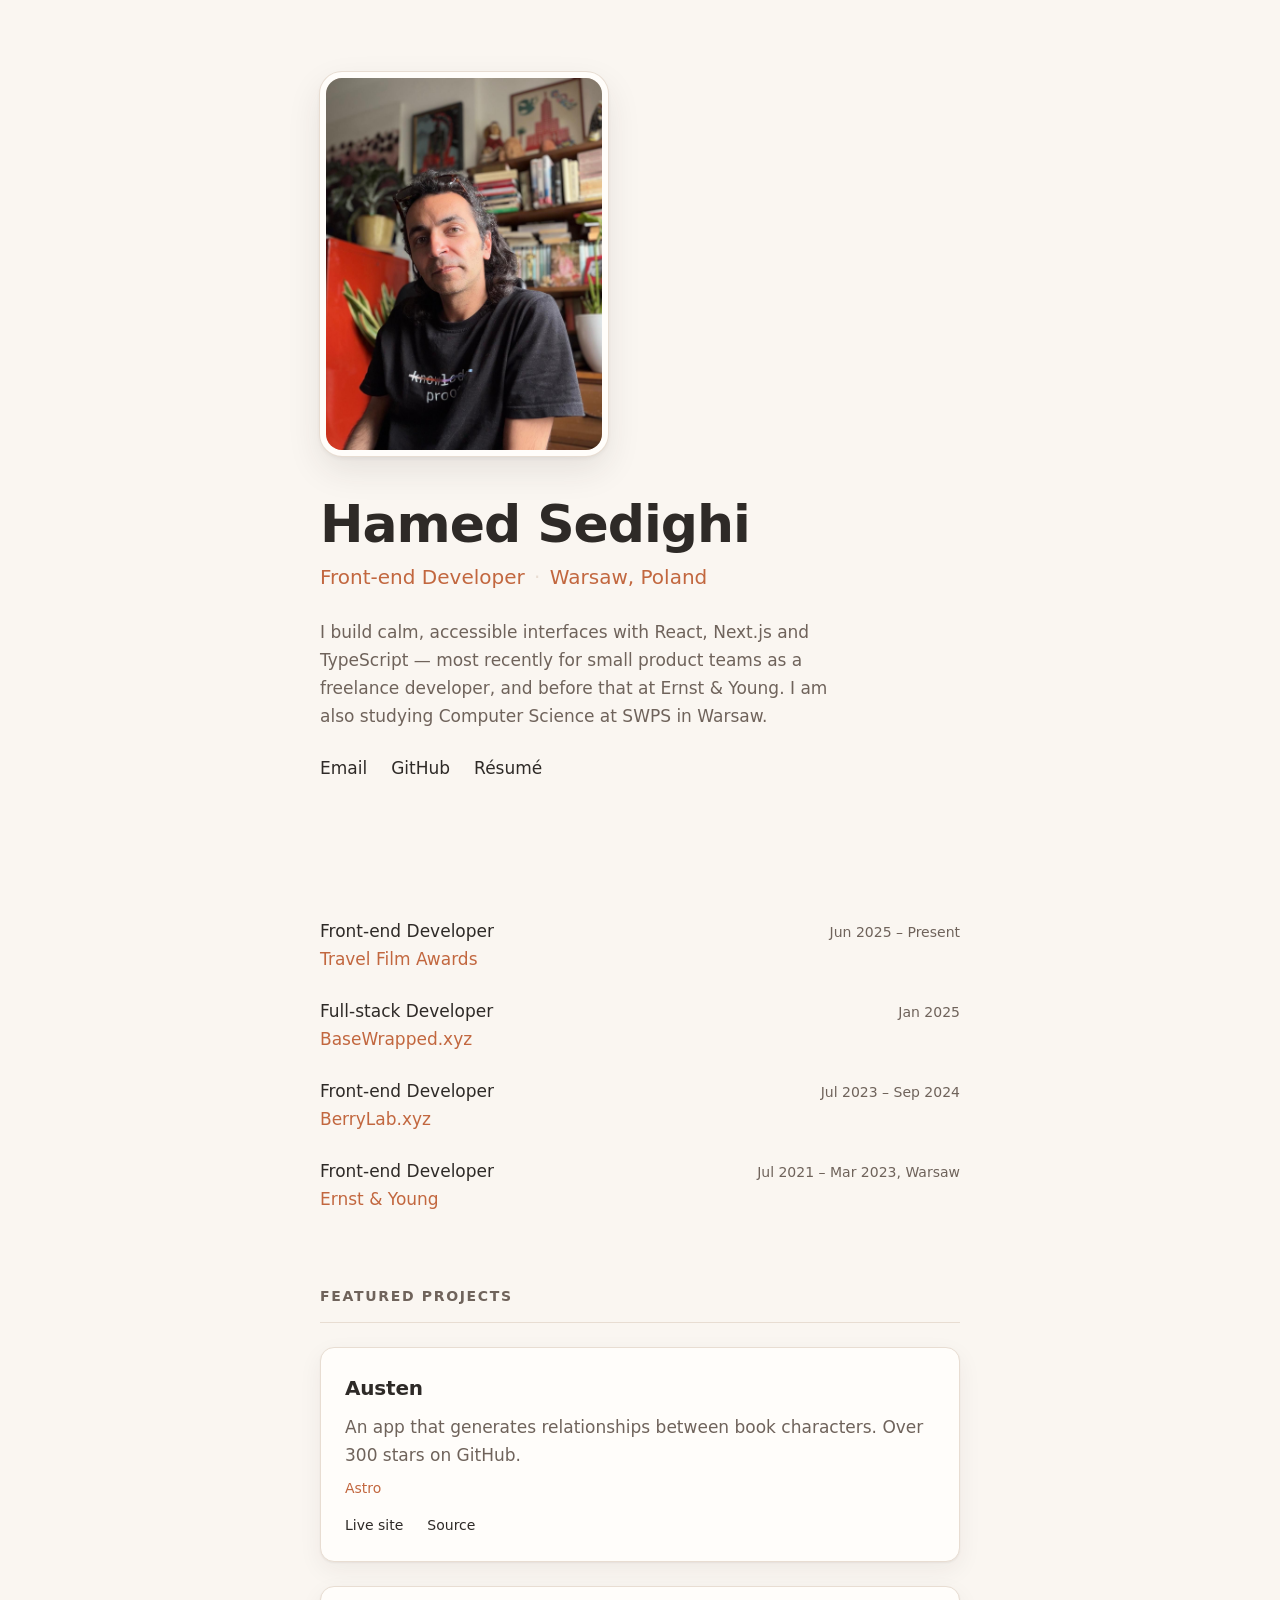
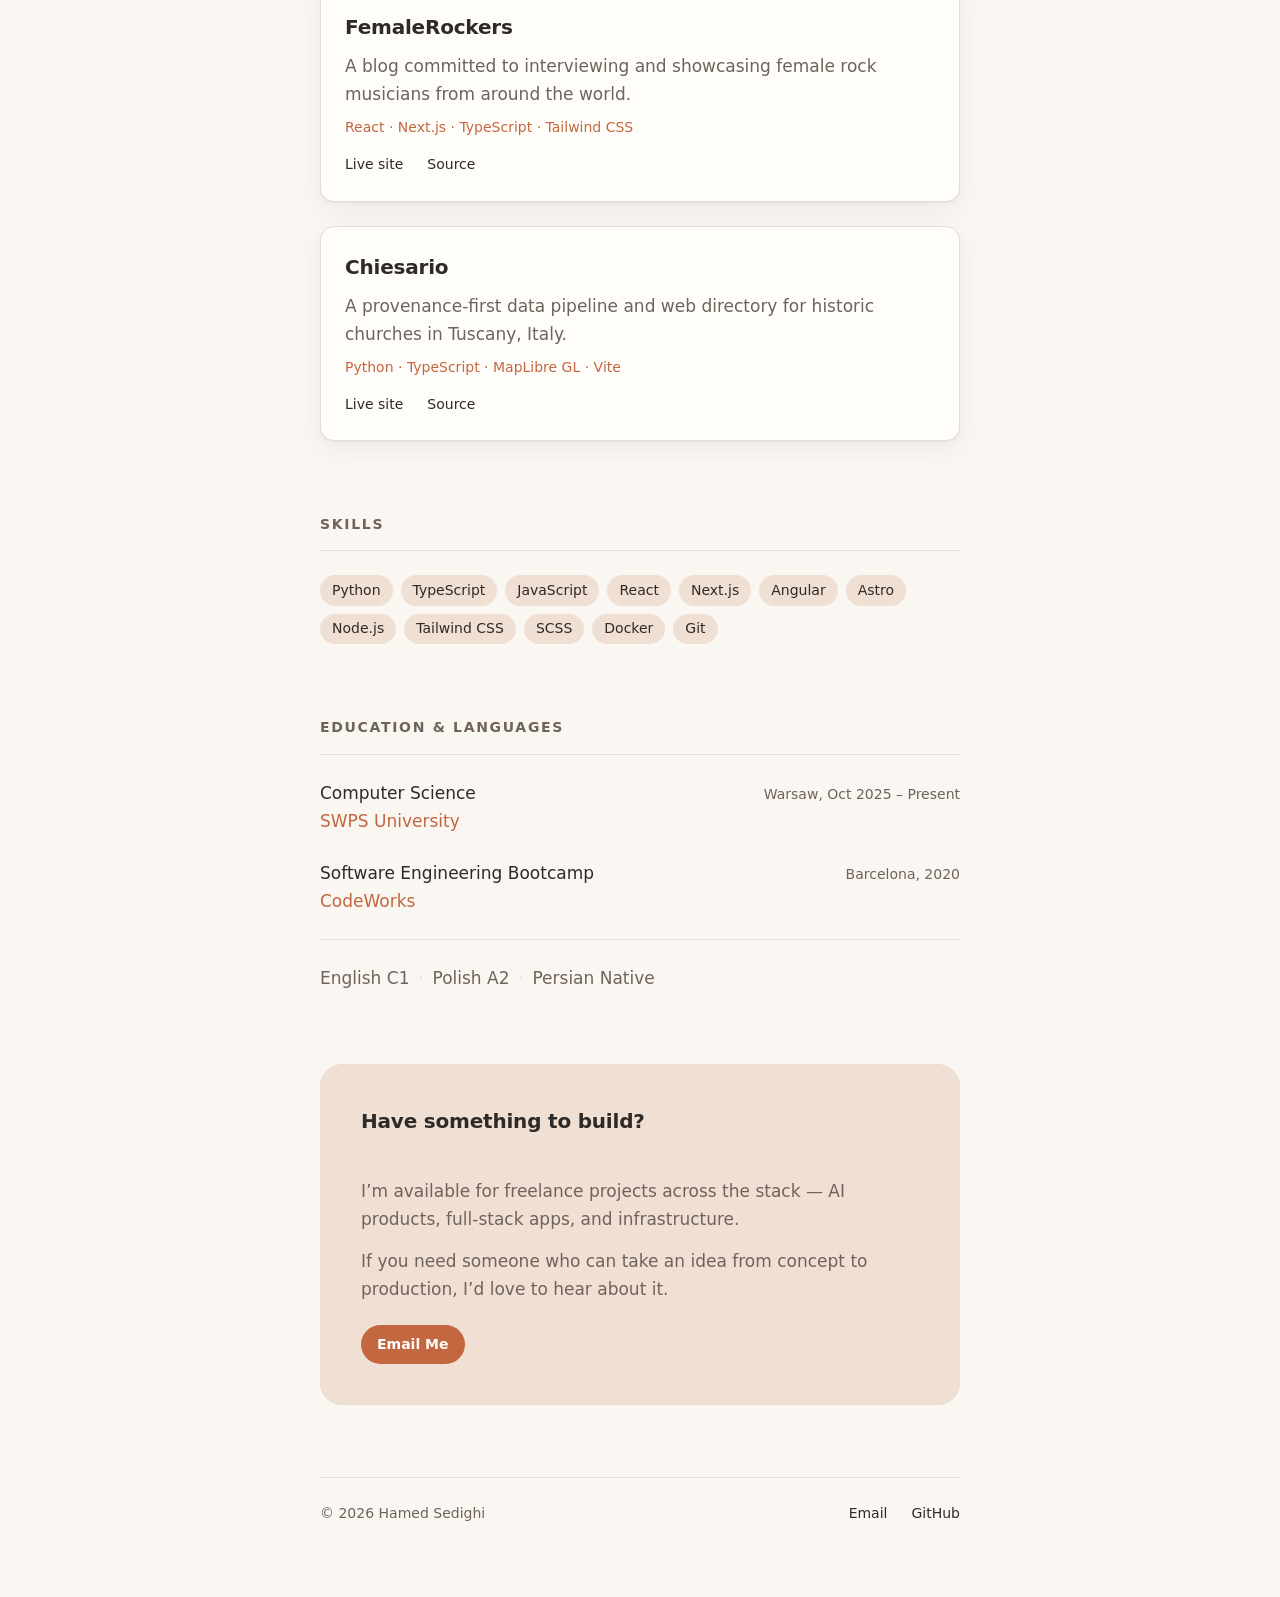
<file: index.html>
<!DOCTYPE html>
<html lang="en">
<head>
  <meta charset="utf-8">
  <meta name="viewport" content="width=device-width, initial-scale=1">

  <title>Hamed Sedighi — Front-end Developer</title>
  <meta name="description" content="Hamed Sedighi is a front-end developer in Warsaw, Poland, building interfaces with React, Next.js and TypeScript.">
  <link rel="canonical" href="https://herol3oy.github.io/">
  <meta name="author" content="Hamed Sedighi">

  <link rel="icon" href="/favicon.ico" sizes="32x32">
  <link rel="icon" href="assets/favicon.svg" type="image/svg+xml">
  <link rel="apple-touch-icon" href="assets/apple-touch-icon.png">
  <link rel="sitemap" type="application/xml" href="/sitemap.xml">

  <meta name="theme-color" content="#faf6f1" media="(prefers-color-scheme: light)">
  <meta name="theme-color" content="#1c1917" media="(prefers-color-scheme: dark)">

  <meta property="og:type" content="website">
  <meta property="og:url" content="https://herol3oy.github.io/">
  <meta property="og:title" content="Hamed Sedighi — Front-end Developer">
  <meta property="og:description" content="Front-end developer in Warsaw, Poland, building interfaces with React, Next.js and TypeScript.">
  <meta property="og:image" content="https://herol3oy.github.io/assets/hamed-sedighi.jpeg">
  <meta property="og:image:alt" content="Portrait of Hamed Sedighi">

  <meta name="twitter:card" content="summary">
  <meta name="twitter:title" content="Hamed Sedighi — Front-end Developer">
  <meta name="twitter:description" content="Front-end developer in Warsaw, Poland, building interfaces with React, Next.js and TypeScript.">
  <meta name="twitter:image" content="https://herol3oy.github.io/assets/hamed-sedighi.jpeg">

  <link rel="preload" as="image" href="assets/hamed-sedighi.jpeg">
  <link rel="stylesheet" href="assets/styles.css">
  <script>document.documentElement.classList.add('js');</script>
</head>
<body>
  <header class="hero wrap">
    <img class="portrait reveal" style="--i: 0" src="assets/hamed-sedighi.jpeg" width="1200" height="1599"
         alt="Portrait of Hamed Sedighi" decoding="async" fetchpriority="high">
    <h1 class="hero-name reveal" style="--i: 1">Hamed Sedighi</h1>
    <p class="hero-tagline reveal" style="--i: 2">Front-end Developer <span aria-hidden="true">·</span> Warsaw, Poland</p>
    <p class="hero-intro reveal" style="--i: 3">
      I build calm, accessible interfaces with React, Next.js and TypeScript — most recently
      for small product teams as a freelance developer, and before that at Ernst &amp; Young.
      I am also studying Computer Science at SWPS in Warsaw.
    </p>
    <nav class="links reveal" style="--i: 4" aria-label="Contact">
      <a href="mailto:hamedsedighi@gmail.com">Email</a>
      <a href="https://github.com/herol3oy" target="_blank" rel="noopener noreferrer">GitHub</a>
      <a href="https://flowcv.com/resume/n9i1otikei" target="_blank" rel="noopener noreferrer">Résumé</a>
    </nav>
  </header>

  <main>
    <section class="section wrap" id="experience" aria-labelledby="experience-title">
      <h2 class="section-title reveal" id="experience-title" data-reveal>Selected Experience</h2>
      <ul class="entries reveal" style="--i: 1" data-reveal>
        <li class="entry">
          <span class="entry-role">Front-end Developer <span class="entry-company">Travel Film Awards</span></span>
          <span class="entry-meta">Jun 2025 – Present</span>
        </li>
        <li class="entry">
          <span class="entry-role">Full-stack Developer <span class="entry-company">BaseWrapped.xyz</span></span>
          <span class="entry-meta">Jan 2025</span>
        </li>
        <li class="entry">
          <span class="entry-role">Front-end Developer <span class="entry-company">BerryLab.xyz</span></span>
          <span class="entry-meta">Jul 2023 – Sep 2024</span>
        </li>
        <li class="entry">
          <span class="entry-role">Front-end Developer <span class="entry-company">Ernst &amp; Young</span></span>
          <span class="entry-meta">Jul 2021 – Mar 2023, Warsaw</span>
        </li>
      </ul>
    </section>

    <section class="section wrap" id="projects" aria-labelledby="projects-title">
      <h2 class="section-title reveal" id="projects-title" data-reveal>Featured Projects</h2>
      <div class="project-grid">
        <article class="project-card reveal" style="--i: 1" data-reveal>
          <h3 class="project-name">Austen</h3>
          <p class="project-desc">
            An app that generates relationships between book characters. Over 300 stars on GitHub.
          </p>
          <p class="project-tech">Astro</p>
          <p class="links">
            <a href="https://herol3oy.github.io/austen/" target="_blank" rel="noopener noreferrer">Live site</a>
            <a href="https://github.com/herol3oy/austen" target="_blank" rel="noopener noreferrer">Source</a>
          </p>
        </article>
        <article class="project-card reveal" style="--i: 2" data-reveal>
          <h3 class="project-name">FemaleRockers</h3>
          <p class="project-desc">
            A blog committed to interviewing and showcasing female rock musicians from around the world.
          </p>
          <p class="project-tech">React · Next.js · TypeScript · Tailwind CSS</p>
          <p class="links">
            <a href="https://femalerockers.com" target="_blank" rel="noopener noreferrer">Live site</a>
            <a href="https://github.com/herol3oy/femalerockers" target="_blank" rel="noopener noreferrer">Source</a>
          </p>
        </article>
        <article class="project-card reveal" style="--i: 3" data-reveal>
          <h3 class="project-name">Chiesario</h3>
          <p class="project-desc">
            A provenance-first data pipeline and web directory for historic churches in Tuscany, Italy.
          </p>
          <p class="project-tech">Python · TypeScript · MapLibre GL · Vite</p>
          <p class="links">
            <a href="https://herol3oy.github.io/chiesario/" target="_blank" rel="noopener noreferrer">Live site</a>
            <a href="https://github.com/herol3oy/chiesario" target="_blank" rel="noopener noreferrer">Source</a>
          </p>
        </article>
      </div>
    </section>

    <section class="section wrap" id="skills" aria-labelledby="skills-title">
      <h2 class="section-title reveal" id="skills-title" data-reveal>Skills</h2>
      <ul class="skills reveal" style="--i: 1" data-reveal>
        <li>Python</li>
        <li>TypeScript</li>
        <li>JavaScript</li>
        <li>React</li>
        <li>Next.js</li>
        <li>Angular</li>
        <li>Astro</li>
        <li>Node.js</li>
        <li>Tailwind CSS</li>
        <li>SCSS</li>
        <li>Docker</li>
        <li>Git</li>
      </ul>
    </section>

    <section class="section wrap" id="background" aria-labelledby="background-title">
      <h2 class="section-title reveal" id="background-title" data-reveal>Education &amp; Languages</h2>
      <ul class="entries reveal" style="--i: 1" data-reveal>
        <li class="entry">
          <span class="entry-role">Computer Science <span class="entry-company">SWPS University</span></span>
          <span class="entry-meta">Warsaw, Oct 2025 – Present</span>
        </li>
        <li class="entry">
          <span class="entry-role">Software Engineering Bootcamp <span class="entry-company">CodeWorks</span></span>
          <span class="entry-meta">Barcelona, 2020</span>
        </li>
      </ul>
      <p class="languages reveal" style="--i: 2" data-reveal>English C1 <span aria-hidden="true">·</span> Polish A2 <span aria-hidden="true">·</span> Persian Native</p>
    </section>

    <section class="section wrap availability" aria-labelledby="availability-title">
      <h2 class="section-title reveal" id="availability-title" data-reveal>Have something to build?</h2>
      <div class="availability-content reveal" style="--i: 1" data-reveal>
        <p>I’m available for freelance projects across the stack — AI products, full-stack apps, and infrastructure.</p>
        <p>If you need someone who can take an idea from concept to production, I’d love to hear about it.</p>
        <p><a class="email-cta" href="mailto:hamedsedighi@gmail.com">Email Me</a></p>
      </div>
    </section>
  </main>

  <footer class="site-footer wrap reveal" data-reveal>
    <p class="copyright">© <span data-year>2026</span> Hamed Sedighi</p>
    <nav class="links" aria-label="Contact, footer">
      <a href="mailto:hamedsedighi@gmail.com">Email</a>
      <a href="https://github.com/herol3oy" target="_blank" rel="noopener noreferrer">GitHub</a>
    </nav>
  </footer>

  <script src="assets/main.js" defer></script>
</body>
</html>
</file>
<file: assets/styles.css>
:root {
  --bg: #faf6f1;
  --surface: #fffdfa;
  --text: #2e2a27;
  --text-muted: #6f635b;
  --accent: #c2673f;
  --accent-soft: #f0dfd3;
  --border: #e8ddd2;
  --ring: rgba(194, 103, 63, 0.35);

  --shadow: 0 1px 2px rgba(46, 42, 39, 0.06), 0 8px 24px rgba(46, 42, 39, 0.06);
  --shadow-lift: 0 2px 4px rgba(46, 42, 39, 0.07), 0 14px 34px rgba(46, 42, 39, 0.1);
  --radius: 14px;
  --radius-lg: 22px;

  --font: ui-sans-serif, system-ui, -apple-system, "Segoe UI", Roboto,
    "Helvetica Neue", Arial, "Noto Sans", sans-serif;

  --step--1: 0.875rem;
  --step-0: 1.0625rem;
  --step-1: 1.25rem;
  --step-2: clamp(1.5rem, 1.2rem + 1.2vw, 1.875rem);
  --step-3: clamp(2.25rem, 1.7rem + 2.4vw, 3.25rem);

  --space-1: 0.5rem;
  --space-2: 0.875rem;
  --space-3: 1.5rem;
  --space-4: 2.5rem;
  --space-5: 4.5rem;

  --ease: cubic-bezier(0.22, 0.61, 0.36, 1);
  --dur: 620ms;
  --step: 80ms;
}

@media (prefers-color-scheme: dark) {
  :root {
    --bg: #1c1917;
    --surface: #242019;
    --text: #f3ece4;
    --text-muted: #b3a89e;
    --accent: #e8a17d;
    --accent-soft: #3a2f27;
    --border: #332c26;
    --ring: rgba(232, 161, 125, 0.45);

    --shadow: 0 1px 2px rgba(0, 0, 0, 0.3), 0 8px 24px rgba(0, 0, 0, 0.28);
    --shadow-lift: 0 2px 4px rgba(0, 0, 0, 0.35), 0 14px 34px rgba(0, 0, 0, 0.4);
  }
}

*,
*::before,
*::after {
  box-sizing: border-box;
}

html {
  scroll-behavior: smooth;
  -webkit-text-size-adjust: 100%;
}

body,
h1,
h2,
h3,
p,
ul,
li,
figure {
  margin: 0;
}

ul {
  padding: 0;
  list-style: none;
}

img {
  display: block;
  max-width: 100%;
}

body {
  background: var(--bg);
  color: var(--text);
  font-family: var(--font);
  font-size: var(--step-0);
  line-height: 1.65;
  -webkit-font-smoothing: antialiased;
  padding: var(--space-5) var(--space-3);
}

a {
  color: inherit;
}

:focus-visible {
  outline: 2px solid var(--accent);
  outline-offset: 3px;
  border-radius: 3px;
}

.wrap {
  width: 100%;
  max-width: 40rem;
  margin-inline: auto;
}

.section {
  margin-top: var(--space-5);
}

.section-title {
  font-size: var(--step--1);
  font-weight: 600;
  letter-spacing: 0.12em;
  text-transform: uppercase;
  color: var(--text-muted);
  padding-bottom: var(--space-2);
  border-bottom: 1px solid var(--border);
  margin-bottom: var(--space-3);
}

.portrait {
  width: clamp(220px, 62vw, 288px);
  height: auto;
  aspect-ratio: 3 / 4;
  object-fit: cover;
  object-position: 50% 30%;
  border-radius: var(--radius-lg);
  background: var(--accent-soft);
  border: 6px solid var(--surface);
  box-shadow: 0 0 0 1px var(--border), var(--shadow-lift);
  margin-bottom: var(--space-4);
}

.hero-name {
  font-size: var(--step-3);
  font-weight: 700;
  line-height: 1.1;
  letter-spacing: -0.02em;
}

.hero-tagline {
  margin-top: var(--space-1);
  font-size: var(--step-1);
  color: var(--accent);
}

.hero-tagline span {
  color: var(--border);
  padding-inline: 0.15em;
}

.hero-intro {
  margin-top: var(--space-3);
  color: var(--text-muted);
  max-width: 34rem;
}

.entries {
  display: grid;
  gap: var(--space-3);
}

.entry {
  display: grid;
  grid-template-columns: 1fr auto;
  gap: 0 var(--space-3);
  align-items: baseline;
}

.entry-role {
  font-weight: 500;
}

.entry-company {
  display: block;
  font-weight: 400;
  color: var(--accent);
}

.entry-meta {
  font-size: var(--step--1);
  color: var(--text-muted);
  white-space: nowrap;
}

.languages {
  margin-top: var(--space-3);
  padding-top: var(--space-3);
  border-top: 1px solid var(--border);
  color: var(--text-muted);
}

.languages span {
  color: var(--border);
  padding-inline: 0.2em;
}

.availability-content {
  color: var(--text-muted);
}

.availability {
  padding: var(--space-4);
  background: var(--accent-soft);
  border: 1px solid var(--border);
  border-radius: var(--radius-lg);
}

.availability .section-title {
  color: var(--text);
  font-size: var(--step-1);
  font-weight: 700;
  letter-spacing: -0.01em;
  text-transform: none;
}

.availability-content p + p {
  margin-top: var(--space-2);
}

.availability-content .email-cta {
  display: inline-block;
  margin-top: var(--space-1);
  padding: 0.6rem 1rem;
  border-radius: 999px;
  background: var(--accent);
  color: var(--surface);
  font-size: var(--step--1);
  font-weight: 600;
  line-height: 1.4;
  text-decoration: none;
  transition: transform 220ms var(--ease), box-shadow 220ms var(--ease);
}

.availability-content .email-cta:hover,
.availability-content .email-cta:focus-visible {
  transform: translateY(-2px);
  box-shadow: var(--shadow-lift);
}

.project-grid {
  display: grid;
  gap: var(--space-3);
}

.project-card {
  background: var(--surface);
  border: 1px solid var(--border);
  border-radius: var(--radius);
  padding: var(--space-3);
  box-shadow: var(--shadow);
  transition: transform 300ms var(--ease), box-shadow 300ms var(--ease),
    border-color 300ms var(--ease);
}

.project-card:hover,
.project-card:focus-within {
  transform: translateY(-3px);
  box-shadow: var(--shadow-lift);
  border-color: var(--accent-soft);
}

.project-name {
  font-size: var(--step-1);
  font-weight: 600;
  letter-spacing: -0.01em;
}

.project-desc {
  margin-top: var(--space-1);
  color: var(--text-muted);
}

.project-tech {
  margin-top: var(--space-1);
  font-size: var(--step--1);
  color: var(--accent);
}

.project-card .links {
  margin-top: var(--space-2);
  font-size: var(--step--1);
}

.skills {
  display: flex;
  flex-wrap: wrap;
  gap: var(--space-1);
}

.skills li {
  background: var(--accent-soft);
  color: var(--text);
  font-size: var(--step--1);
  line-height: 1.4;
  padding: 0.35rem 0.75rem;
  border-radius: 999px;
}

.links {
  display: flex;
  flex-wrap: wrap;
  gap: var(--space-3);
  margin-top: var(--space-3);
}

.links a {
  position: relative;
  text-decoration: none;
  font-weight: 500;
  color: var(--text);
  transition: color 220ms var(--ease);
}

.links a::after {
  content: "";
  position: absolute;
  left: 0;
  right: 0;
  bottom: -2px;
  height: 1px;
  background: currentColor;
  transform: scaleX(0);
  transform-origin: left;
  transition: transform 260ms var(--ease);
}

.links a:hover,
.links a:focus-visible {
  color: var(--accent);
}

.links a:hover::after,
.links a:focus-visible::after {
  transform: scaleX(1);
}

.site-footer {
  margin-top: var(--space-5);
  padding-top: var(--space-3);
  border-top: 1px solid var(--border);
  display: flex;
  flex-wrap: wrap;
  gap: var(--space-2) var(--space-3);
  align-items: baseline;
  justify-content: space-between;
}

.copyright {
  font-size: var(--step--1);
  color: var(--text-muted);
}

.site-footer .links {
  margin-top: 0;
  font-size: var(--step--1);
}

@keyframes fade-up {
  from {
    opacity: 0;
    transform: translateY(14px);
  }
  to {
    opacity: 1;
    transform: translateY(0);
  }
}

.js .reveal {
  opacity: 0;
}

.js .reveal.is-visible {
  opacity: 1;
  animation: fade-up var(--dur) var(--ease) backwards;
  animation-delay: calc(var(--i, 0) * var(--step));
}

@media (prefers-reduced-motion: reduce) {
  html {
    scroll-behavior: auto;
  }

  .js .reveal,
  .js .reveal.is-visible {
    opacity: 1;
    animation: none;
  }

  *,
  *::before,
  *::after {
    animation-duration: 0.01ms !important;
    animation-iteration-count: 1 !important;
    transition-duration: 0.01ms !important;
  }

  .project-card:hover,
  .project-card:focus-within {
    transform: none;
  }
}

@media (max-width: 640px) {
  body {
    padding: var(--space-4) var(--space-3);
  }

  :root {
    --space-5: 3.25rem;
  }

  .entry {
    grid-template-columns: 1fr;
    gap: var(--space-1);
  }

  .entry-meta {
    white-space: normal;
  }

  .availability {
    padding: var(--space-3);
  }
}
</file>
